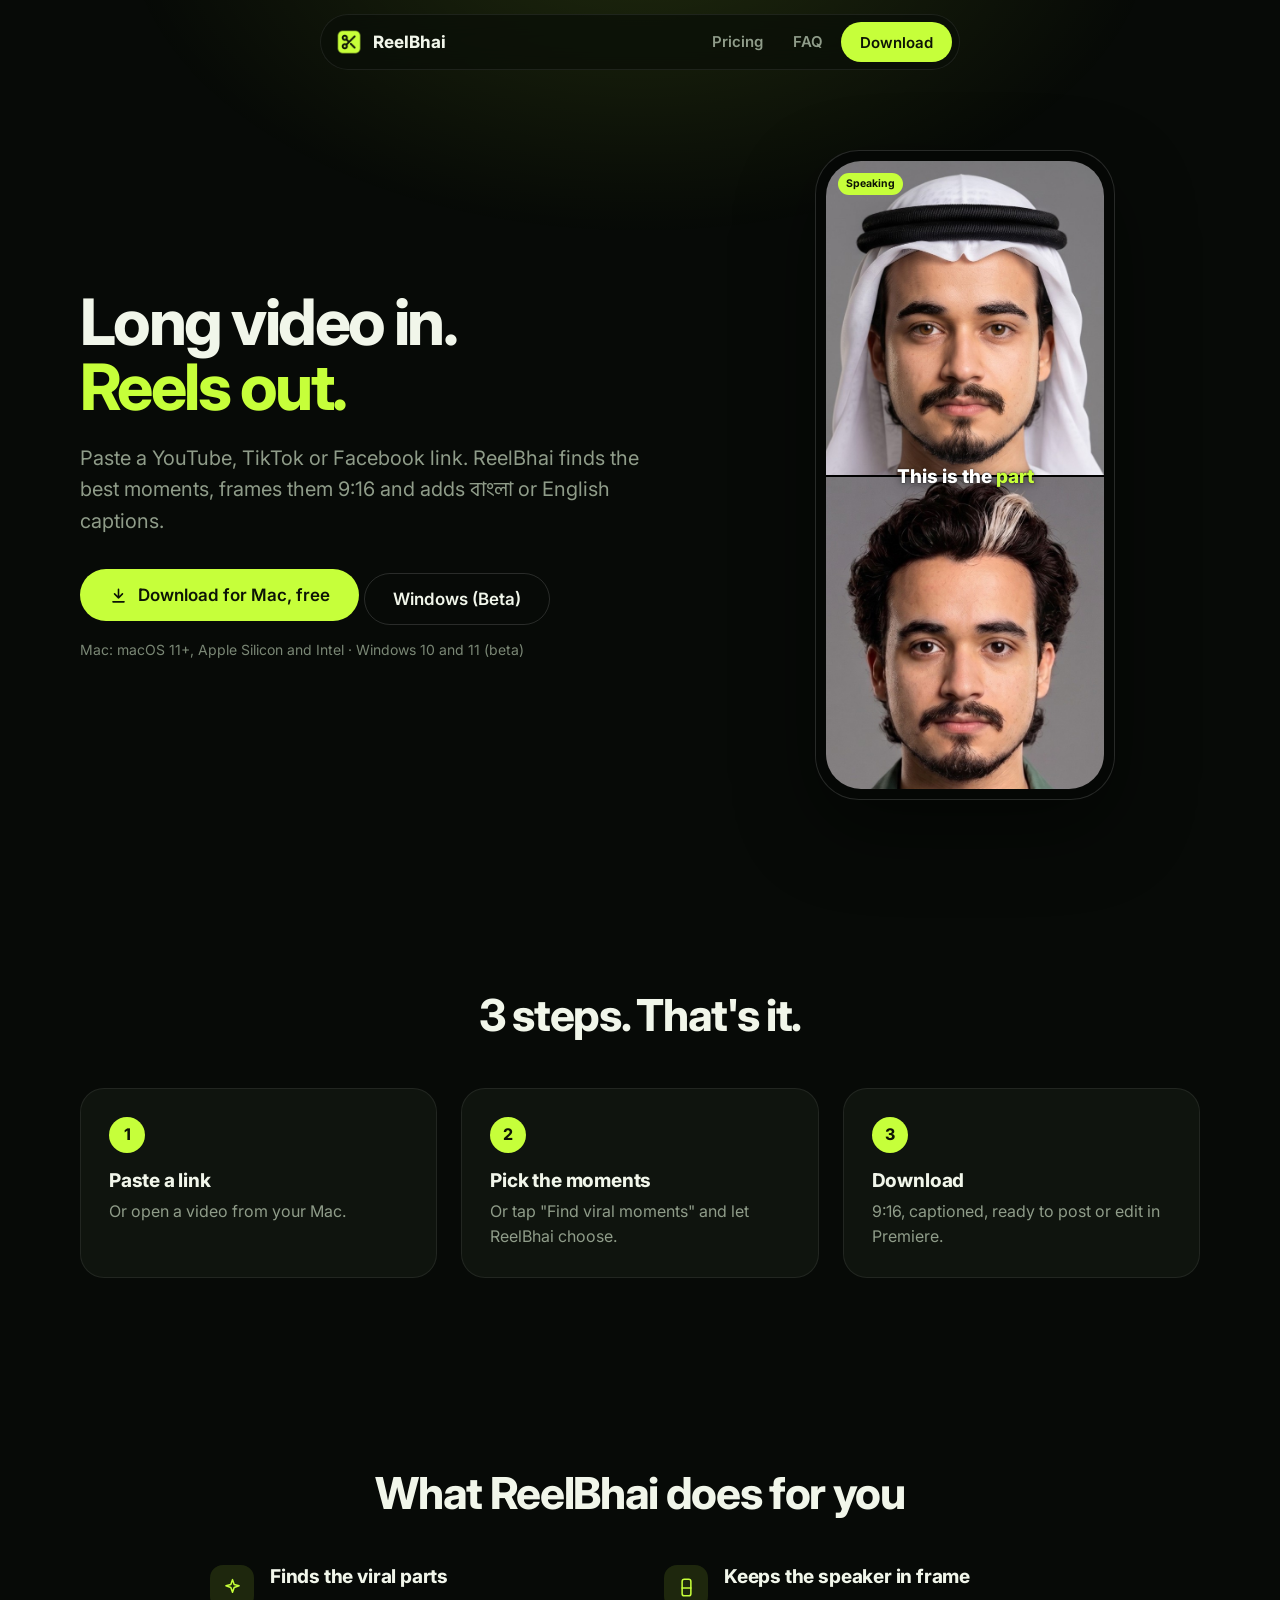
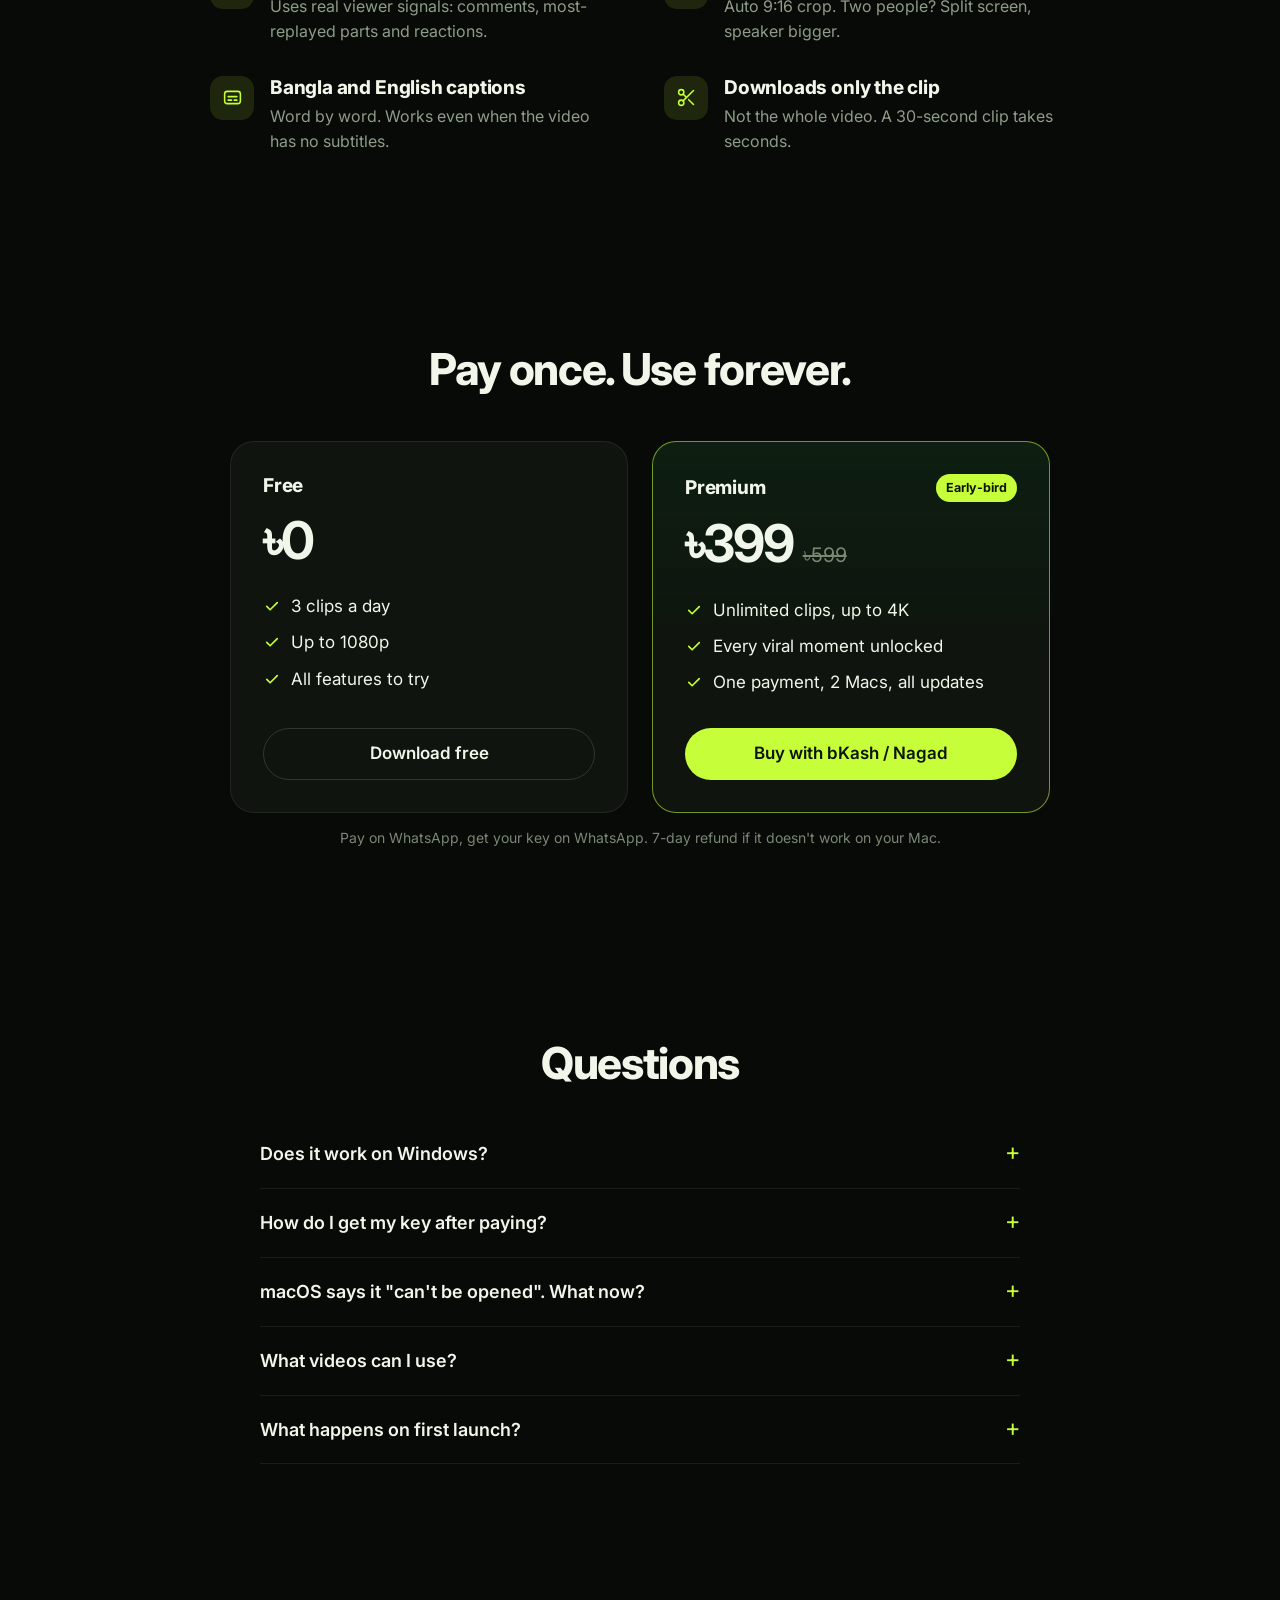
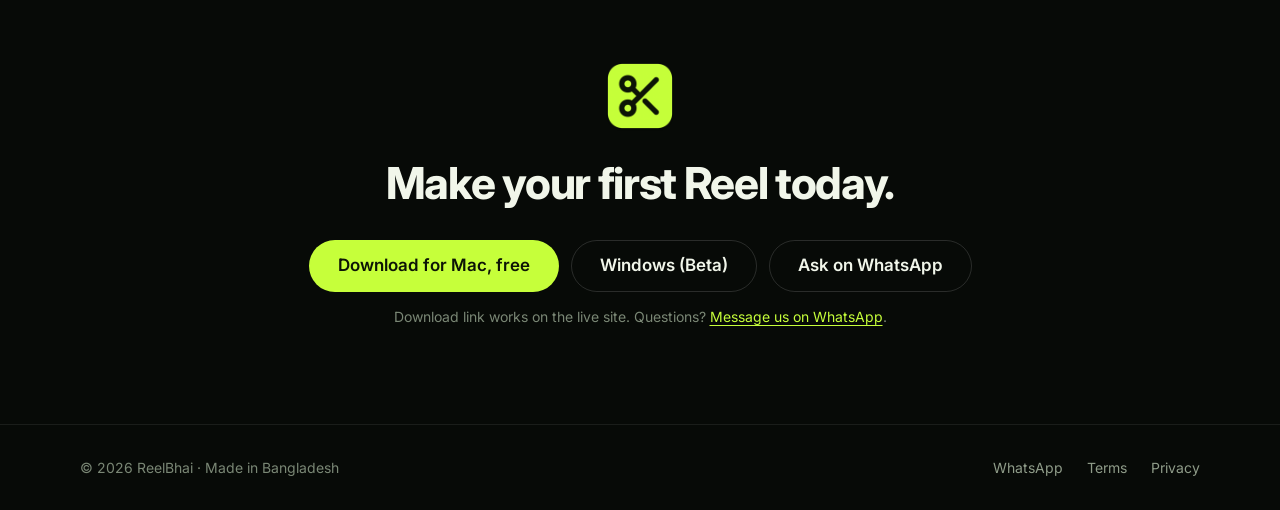
<file: index.html>
<!doctype html>
<html lang="en">
<head>
<meta charset="utf-8">
<meta name="viewport" content="width=device-width, initial-scale=1">
<title>ReelBhai: turn any video into Reels</title>
<meta name="description" content="Paste a link or open a video. ReelBhai finds the best moments, frames them 9:16 around the speaker and adds English or Bangla captions. Mac app, free to start.">
<meta name="theme-color" content="#070a07">
<meta property="og:title" content="ReelBhai: turn any video into Reels">
<meta property="og:description" content="Best moments, 9:16 framing and Bangla captions, automatically. Mac app, free to start.">
<meta property="og:url" content="https://shantovibeeditor.github.io/reelgrab/">
<meta property="og:type" content="website">
<meta property="og:image" content="https://shantovibeeditor.github.io/reelgrab/assets/og.jpg?v=2">
<meta property="og:image:width" content="1200">
<meta property="og:image:height" content="630">
<meta name="twitter:card" content="summary_large_image">
<link rel="icon" href="assets/favicon.png">
<link rel="preconnect" href="https://fonts.googleapis.com">
<link rel="preconnect" href="https://fonts.gstatic.com" crossorigin>
<link href="https://fonts.googleapis.com/css2?family=Inter:wght@400;600;700;800&family=Hind+Siliguri:wght@500;700&display=swap" rel="stylesheet">
<link rel="stylesheet" href="tokens.css">
<style>
  * { box-sizing: border-box; }
  html { scroll-behavior: smooth; scroll-padding-top: 88px; }
  body { margin: 0; background: var(--bg); color: var(--text); font: 400 var(--fs-body)/1.55 var(--font);
    -webkit-font-smoothing: antialiased; }
  body::before { content: ""; position: fixed; inset: 0 0 auto; height: 640px; pointer-events: none; z-index: -1;
    background: radial-gradient(800px 480px at 50% -12%, rgba(198,255,58,.13), transparent 65%); }
  img { display: block; max-width: 100%; }
  a { color: var(--lime); text-underline-offset: 3px; }
  :focus-visible { outline: none; box-shadow: var(--ring); border-radius: var(--r-sm); }
  .bn { font-family: var(--font-bn); }
  .wrap { width: min(var(--width), 100% - 2 * var(--gutter)); margin-inline: auto; }
  .narrow { width: min(760px, 100% - 2 * var(--gutter)); margin-inline: auto; }
  section { padding-block: clamp(56px, 8vw, 96px); }
  h1, h2, h3 { margin: 0; font-weight: 750; letter-spacing: -.03em; }
  h1 { font-size: var(--fs-display); line-height: 1.02; letter-spacing: -.04em; }
  h2 { font-size: var(--fs-h2); line-height: 1.08; text-align: center; }
  h3 { font-size: 19px; line-height: 1.3; letter-spacing: -.01em; }
  .lime { color: var(--lime); }
  .muted { color: var(--muted); }
  .center { text-align: center; }

  /* buttons */
  .btn { display: inline-flex; align-items: center; justify-content: center; gap: 10px; min-height: 52px; padding: 0 28px;
    border-radius: var(--r-pill); font: 600 17px/1 var(--font); text-decoration: none; cursor: pointer; border: 1px solid transparent;
    transition: background .2s, transform .15s; white-space: nowrap; }
  .btn svg { width: 19px; height: 19px; flex: none; }
  .btn-primary { background: var(--lime); color: var(--lime-ink); }
  .btn-primary:hover { background: var(--lime-hover); transform: translateY(-1px); }
  .btn-secondary { color: var(--text); border-color: var(--line-2); }
  .btn-secondary:hover { background: var(--surface-2); }
  .fine { font-size: var(--fs-small); color: var(--dim); margin: 14px 0 0; }

  /* nav */
  .nav { position: fixed; top: 14px; left: 50%; transform: translateX(-50%); z-index: 50; width: min(640px, 100% - 2 * var(--gutter));
    display: flex; align-items: center; gap: 6px; padding: 7px 7px 7px 14px; border-radius: var(--r-pill);
    background: rgba(10, 14, 9, .72); border: 1px solid var(--line);
    backdrop-filter: blur(18px) saturate(140%); -webkit-backdrop-filter: blur(18px) saturate(140%); }
  .brand { display: inline-flex; align-items: center; gap: 10px; font-weight: 750; color: var(--text); text-decoration: none; margin-right: auto; }
  .brand img { width: 28px; height: 28px; }
  .nav .link { color: var(--muted); text-decoration: none; font-size: 15px; font-weight: 600; padding: 8px 12px; border-radius: var(--r-pill); }
  .nav .link:hover { color: var(--text); background: var(--surface-2); }
  .nav .btn { min-height: 40px; padding: 0 18px; font-size: 15px; }

  /* hero */
  .hero { padding-top: 150px; }
  .hero-grid { display: grid; grid-template-columns: minmax(0, 1.25fr) minmax(0, 1fr); gap: var(--s-8); align-items: center; }
  .lead { font-size: var(--fs-lead); color: var(--muted); max-width: 30em; margin: var(--s-5) 0 var(--s-6); }

  .phone { width: 300px; margin-inline: auto; aspect-ratio: 9 / 19.5; border-radius: 44px; padding: 10px;
    background: #050705; border: 1px solid var(--line-2); box-shadow: var(--shadow-hero); }
  .screen { position: relative; height: 100%; border-radius: 35px; overflow: hidden; background: #000; display: flex; flex-direction: column; }
  .panel { position: relative; background-repeat: no-repeat; background-size: cover; background-position: center 8%;
    transition: flex-basis .45s cubic-bezier(.3,.8,.3,1); }
  .panel.a { flex: 0 0 50%; background-image: url(assets/speaker-1.jpg); }
  .panel.b { flex: 0 0 50%; background-image: url(assets/speaker-2.jpg); border-top: 2px solid #000; }
  .cap { position: absolute; left: 0; right: 0; top: calc(50% - 13px); text-align: center; font-weight: 800; font-size: 19px; color: #fff;
    white-space: nowrap; text-shadow: 0 2px 10px rgba(0,0,0,.6), 0 0 2px rgba(0,0,0,.8); transition: top .45s cubic-bezier(.3,.8,.3,1); }
  .cap .w { opacity: 0; transition: opacity .16s; }
  .cap .w.on { opacity: 1; }
  .cap .w.now { color: var(--lime); }
  .speaking { position: absolute; left: 12px; top: 12px; font-size: 10.5px; font-weight: 700; color: var(--lime-ink);
    background: var(--lime); padding: 3px 8px; border-radius: var(--r-pill); }

  /* steps */
  .steps { list-style: none; padding: 0; margin: var(--s-7) 0 0; display: grid; grid-template-columns: repeat(3, minmax(0, 1fr)); gap: var(--s-5); }
  .steps li { background: var(--surface); border: 1px solid var(--line); border-radius: var(--r-lg); padding: 28px; }
  .num { width: 36px; height: 36px; border-radius: 50%; display: grid; place-items: center; font-weight: 750; font-size: 16px;
    background: var(--lime); color: var(--lime-ink); margin-bottom: var(--s-4); }
  .steps p { color: var(--muted); margin: 6px 0 0; font-size: 16px; }

  /* what you get */
  .gets { list-style: none; padding: 0; margin: var(--s-7) auto 0; display: grid; grid-template-columns: repeat(2, minmax(0, 1fr)); gap: var(--s-6) var(--s-7); max-width: 860px; }
  .gets li { display: flex; gap: 16px; align-items: flex-start; }
  .gets .ic { width: 44px; height: 44px; border-radius: 13px; display: grid; place-items: center; flex: none; background: var(--lime-soft); color: var(--lime); }
  .gets svg { width: 21px; height: 21px; }
  .gets p { color: var(--muted); margin: 4px 0 0; font-size: 16px; }

  /* pricing */
  .plans { display: grid; grid-template-columns: repeat(2, minmax(0, 1fr)); gap: var(--s-5); margin: var(--s-7) auto 0; max-width: 820px; }
  .plan { background: var(--surface); border: 1px solid var(--line); border-radius: var(--r-lg); padding: 32px; display: flex; flex-direction: column; }
  .plan.pro { border-color: rgba(198,255,58,.55); background: linear-gradient(180deg, rgba(20,48,26,.55), var(--surface) 60%); }
  .plan-top { display: flex; justify-content: space-between; align-items: center; gap: 12px; }
  .badge { font-size: var(--fs-caption); font-weight: 700; color: var(--lime-ink); background: var(--lime); padding: 4px 10px; border-radius: var(--r-pill); }
  .price { display: flex; align-items: baseline; gap: 10px; margin: var(--s-4) 0 2px; }
  .price b { font-size: 52px; letter-spacing: -.04em; line-height: 1; }
  .price s { color: var(--dim); font-size: 20px; }
  .plan ul { list-style: none; padding: 0; margin: var(--s-5) 0 var(--s-6); display: grid; gap: 10px; }
  .plan li { display: flex; gap: 10px; }
  .plan li svg { width: 18px; height: 18px; color: var(--lime); flex: none; margin-top: 4px; }
  .plan .btn { margin-top: auto; }

  /* faq */
  .faq { margin-top: var(--s-6); }
  details { border-bottom: 1px solid var(--line); }
  summary { list-style: none; cursor: pointer; padding: 20px 0; font-weight: 600; font-size: 18px; display: flex; justify-content: space-between; gap: 16px; }
  summary::-webkit-details-marker { display: none; }
  summary::after { content: "+"; color: var(--lime); font-weight: 400; font-size: 24px; line-height: 1; transition: transform .2s; }
  details[open] summary::after { transform: rotate(45deg); }
  details p { margin: 0 0 20px; color: var(--muted); }
  code { font-size: .9em; background: var(--surface-2); padding: 2px 6px; border-radius: 6px; color: var(--text); }

  /* final + footer */
  .final img { width: 80px; height: 80px; margin: 0 auto var(--s-5); }
  .ctas { display: flex; flex-wrap: wrap; gap: var(--s-3); justify-content: center; margin-top: var(--s-6); }
  footer { border-top: 1px solid var(--line); padding-block: var(--s-6); font-size: var(--fs-small); color: var(--dim); }
  .foot { display: flex; justify-content: space-between; gap: var(--s-5); flex-wrap: wrap; align-items: center; }
  .foot nav { display: flex; gap: var(--s-5); flex-wrap: wrap; }
  footer a { color: var(--muted); text-decoration: none; }
  footer a:hover { color: var(--text); text-decoration: underline; }

  @media (max-width: 900px) {
    .hero-grid { grid-template-columns: 1fr; text-align: center; }
    .lead { margin-inline: auto; }
    .steps { grid-template-columns: 1fr; }
  }
  @media (max-width: 640px) {
    .nav .link { display: none; }
    .hero { padding-top: 112px; }
    .phone { width: 270px; }
    .gets, .plans { grid-template-columns: 1fr; }
    .hero .btn, .ctas .btn { width: 100%; }
    .hero .btn + .btn { margin-top: 10px; }
    .plan { padding: 26px; }
  }
  @media (prefers-reduced-motion: reduce) {
    *, *::before, *::after { transition: none !important; scroll-behavior: auto !important; }
  }
</style>
</head>
<body>

<header class="nav" aria-label="Main">
  <a class="brand" href="#top"><img src="assets/logo.png" alt="" width="28" height="28">ReelBhai</a>
  <a class="link" href="#pricing">Pricing</a>
  <a class="link" href="#faq">FAQ</a>
  <a class="btn btn-primary" href="#download" data-link="dmg">Download</a>
</header>

<main>
  <!-- HERO -->
  <section class="hero" id="top">
    <div class="wrap hero-grid">
      <div>
        <h1>Long video in.<br><span class="lime">Reels out.</span></h1>
        <p class="lead">Paste a YouTube, TikTok or Facebook link. ReelBhai finds the best moments, frames them 9:16 and adds <span class="bn" lang="bn">বাংলা</span> or English captions.</p>
        <a class="btn btn-primary" href="#download" data-link="dmg">
          <svg viewBox="0 0 24 24" fill="none" stroke="currentColor" stroke-width="2" stroke-linecap="round" stroke-linejoin="round" aria-hidden="true"><path d="M12 4v11M7 10l5 5 5-5M5 20h14"/></svg>
          Download for Mac, free
        </a>
        <a class="btn btn-secondary" href="#download" data-link="win">Windows (Beta)</a>
        <p class="fine">Mac: macOS 11+, Apple Silicon and Intel · Windows 10 and 11 (beta)</p>
      </div>
      <div class="phone" role="img" aria-label="A 9:16 Reel made by ReelBhai: two people split screen, with word-by-word captions">
        <div class="screen" id="heroScreen">
          <div class="panel a"><span class="speaking">Speaking</span></div>
          <div class="panel b"></div>
          <div class="cap" id="heroCap"></div>
        </div>
      </div>
    </div>
  </section>

  <!-- HOW IT WORKS -->
  <section aria-labelledby="how-h">
    <div class="wrap">
      <h2 id="how-h">3 steps. That's it.</h2>
      <ol class="steps">
        <li><div class="num">1</div><h3>Paste a link</h3><p>Or open a video from your Mac.</p></li>
        <li><div class="num">2</div><h3>Pick the moments</h3><p>Or tap "Find viral moments" and let ReelBhai choose.</p></li>
        <li><div class="num">3</div><h3>Download</h3><p>9:16, captioned, ready to post or edit in Premiere.</p></li>
      </ol>
    </div>
  </section>

  <!-- WHAT YOU GET -->
  <section aria-labelledby="get-h">
    <div class="wrap">
      <h2 id="get-h">What ReelBhai does for you</h2>
      <ul class="gets">
        <li><span class="ic"><svg viewBox="0 0 24 24" fill="none" stroke="currentColor" stroke-width="1.75" stroke-linecap="round" stroke-linejoin="round" aria-hidden="true"><path d="M12 3l1.9 5.6L19.5 10l-5.6 1.9L12 17.5l-1.9-5.6L4.5 10l5.6-1.4z"/></svg></span>
          <div><h3>Finds the viral parts</h3><p>Uses real viewer signals: comments, most-replayed parts and reactions.</p></div></li>
        <li><span class="ic"><svg viewBox="0 0 24 24" fill="none" stroke="currentColor" stroke-width="1.75" stroke-linecap="round" stroke-linejoin="round" aria-hidden="true"><rect x="7" y="2.5" width="10" height="19" rx="2.5"/><path d="M7 12.5h10"/></svg></span>
          <div><h3>Keeps the speaker in frame</h3><p>Auto 9:16 crop. Two people? Split screen, speaker bigger.</p></div></li>
        <li><span class="ic"><svg viewBox="0 0 24 24" fill="none" stroke="currentColor" stroke-width="1.75" stroke-linecap="round" stroke-linejoin="round" aria-hidden="true"><rect x="3" y="5" width="18" height="14" rx="3"/><path d="M7 15h4M14 15h3M7 11h10"/></svg></span>
          <div><h3>Bangla and English captions</h3><p>Word by word. Works even when the video has no subtitles.</p></div></li>
        <li><span class="ic"><svg viewBox="0 0 24 24" fill="none" stroke="currentColor" stroke-width="1.75" stroke-linecap="round" stroke-linejoin="round" aria-hidden="true"><circle cx="6" cy="6" r="3"/><circle cx="6" cy="18" r="3"/><path d="M20 4 8.12 15.88M14.47 14.48 20 20M8.12 8.12 12 12"/></svg></span>
          <div><h3>Downloads only the clip</h3><p>Not the whole video. A 30-second clip takes seconds.</p></div></li>
      </ul>
    </div>
  </section>

  <!-- PRICING -->
  <section id="pricing" aria-labelledby="price-h">
    <div class="wrap">
      <h2 id="price-h">Pay once. Use forever.</h2>
      <div class="plans">
        <div class="plan">
          <h3>Free</h3>
          <div class="price"><b>৳0</b></div>
          <ul>
            <li><svg viewBox="0 0 24 24" fill="none" stroke="currentColor" stroke-width="2.2" stroke-linecap="round" stroke-linejoin="round" aria-hidden="true"><path d="M5 12.5l4.5 4.5L19 7.5"/></svg>3 clips a day</li>
            <li><svg viewBox="0 0 24 24" fill="none" stroke="currentColor" stroke-width="2.2" stroke-linecap="round" stroke-linejoin="round" aria-hidden="true"><path d="M5 12.5l4.5 4.5L19 7.5"/></svg>Up to 1080p</li>
            <li><svg viewBox="0 0 24 24" fill="none" stroke="currentColor" stroke-width="2.2" stroke-linecap="round" stroke-linejoin="round" aria-hidden="true"><path d="M5 12.5l4.5 4.5L19 7.5"/></svg>All features to try</li>
          </ul>
          <a class="btn btn-secondary" href="#download" data-link="dmg">Download free</a>
        </div>
        <div class="plan pro">
          <div class="plan-top"><h3>Premium</h3><span class="badge">Early-bird</span></div>
          <div class="price"><b>৳399</b><s>৳599</s></div>
          <ul>
            <li><svg viewBox="0 0 24 24" fill="none" stroke="currentColor" stroke-width="2.2" stroke-linecap="round" stroke-linejoin="round" aria-hidden="true"><path d="M5 12.5l4.5 4.5L19 7.5"/></svg>Unlimited clips, up to 4K</li>
            <li><svg viewBox="0 0 24 24" fill="none" stroke="currentColor" stroke-width="2.2" stroke-linecap="round" stroke-linejoin="round" aria-hidden="true"><path d="M5 12.5l4.5 4.5L19 7.5"/></svg>Every viral moment unlocked</li>
            <li><svg viewBox="0 0 24 24" fill="none" stroke="currentColor" stroke-width="2.2" stroke-linecap="round" stroke-linejoin="round" aria-hidden="true"><path d="M5 12.5l4.5 4.5L19 7.5"/></svg>One payment, 2 Macs, all updates</li>
          </ul>
          <a class="btn btn-primary" data-link="bkash" href="#" target="_blank" rel="noopener">Buy with bKash / Nagad</a>
        </div>
      </div>
      <p class="fine center">Pay on WhatsApp, get your key on WhatsApp. 7-day refund if it doesn't work on your Mac.</p>
    </div>
  </section>

  <!-- FAQ -->
  <section id="faq" aria-labelledby="faq-h">
    <div class="narrow">
      <h2 id="faq-h">Questions</h2>
      <div class="faq">
        <details><summary>Does it work on Windows?</summary><p>Yes, in beta: Windows 10 and 11 (64-bit). Download <b>ReelBhai-Setup.exe</b> and double-click it. If Windows says "Windows protected your PC", click <b>More info</b>, then <b>Run anyway</b> (you only see this once). If YouTube asks "are you a bot?", install Firefox, sign in to YouTube there and try again. The same Premium key works on Mac and Windows.</p></details>
        <details><summary>How do I get my key after paying?</summary><p>Send your bKash or Nagad transaction ID on WhatsApp. We send the key back. In ReelBhai, click Upgrade, then Activate, and paste it.</p></details>
        <details><summary>macOS says it "can't be opened". What now?</summary><p>Open System Settings, then Privacy &amp; Security, scroll down and click Open Anyway. If it says "damaged", open Terminal, paste <code>xattr -cr /Applications/ReelBhai.app</code> and press Enter.</p></details>
        <details><summary>What videos can I use?</summary><p>YouTube, TikTok and public Facebook links, or video files on your Mac. Use videos you have the right to use: your own, your clients', or ones you have permission to repost.</p></details>
        <details><summary>What happens on first launch?</summary><p>ReelBhai downloads its video tools once (about 330 MB). After that it's ready.</p></details>
      </div>
    </div>
  </section>

  <!-- FINAL CTA -->
  <section class="final center" id="download" aria-labelledby="dl-h">
    <div class="wrap">
      <img src="assets/logo-360.png" alt="" width="80" height="80">
      <h2 id="dl-h">Make your first Reel today.</h2>
      <div class="ctas">
        <a class="btn btn-primary" href="#download" data-link="dmg">Download for Mac, free</a>
        <a class="btn btn-secondary" href="#download" data-link="win">Windows (Beta)</a>
        <a class="btn btn-secondary" href="#" data-link="whatsapp" target="_blank" rel="noopener">Ask on WhatsApp</a>
      </div>
      <p class="fine" id="dlNote"></p>
    </div>
  </section>
</main>

<footer>
  <div class="wrap foot">
    <span>© 2026 ReelBhai · Made in Bangladesh</span>
    <nav aria-label="Footer">
      <a href="#" data-link="whatsapp" target="_blank" rel="noopener">WhatsApp</a>
      <a href="terms.html">Terms</a>
      <a href="privacy.html">Privacy</a>
    </nav>
  </div>
</footer>

<script>
  // On GitHub Pages (name.github.io/repo) the DMG is the latest GitHub release of the same repo
  const GH = location.hostname.endsWith(".github.io")
    ? { user: location.hostname.split(".")[0], repo: location.pathname.split("/")[1] || location.hostname } : null;
  const LINKS = {
    dmg: GH ? `https://github.com/${GH.user}/${GH.repo}/releases/latest/download/ReelBhai.dmg` : "",
    win: GH ? `https://github.com/${GH.user}/${GH.repo}/releases/latest/download/ReelBhai-Setup.exe` : "",
    whatsapp: "8801723042590",
  };
  const wa = (text) => `https://wa.me/${LINKS.whatsapp}?text=${encodeURIComponent(text)}`;
  document.querySelectorAll('[data-link="bkash"]').forEach((a) => {
    a.href = wa("Hi! I want ReelBhai Premium (৳399). I'll pay with bKash / Nagad.");
  });
  document.querySelectorAll('[data-link="whatsapp"]').forEach((a) => { a.href = wa("Hi! I have a question about ReelBhai."); });
  document.querySelectorAll('[data-link="dmg"]').forEach((a) => {
    if (LINKS.dmg) { a.href = LINKS.dmg; a.setAttribute("download", ""); }
  });
  document.querySelectorAll('[data-link="win"]').forEach((a) => {
    if (LINKS.win) { a.href = LINKS.win; a.setAttribute("download", ""); }
  });
  // Windows visitors: the main buttons download the Windows installer instead
  if (/Windows/i.test(navigator.userAgent) && LINKS.win) {
    document.querySelectorAll('[data-link="dmg"]').forEach((a) => {
      a.href = LINKS.win;
      a.lastChild.textContent = a.lastChild.textContent.replace("for Mac", "for Windows (Beta)");
    });
    document.querySelectorAll('[data-link="win"]').forEach((a) => {
      a.href = LINKS.dmg; a.textContent = "Mac version";
    });
  }
  if (!LINKS.dmg) {
    document.getElementById("dlNote").innerHTML = 'Download link works on the live site. Questions? <a href="' +
      wa("Hi! I have a question about ReelBhai.") + '" target="_blank" rel="noopener">Message us on WhatsApp</a>.';
  }

  // Hero phone: captions appear word by word; the "Speaking" tag switches person every two lines
  const screen = document.getElementById("heroScreen");
  const cap = document.getElementById("heroCap");
  const LINES = ["This is the part", "everyone rewatches", "so we clipped it."];
  const reduce = matchMedia("(prefers-reduced-motion: reduce)").matches;
  let li = 0, wi = 0;
  function render() {
    const words = LINES[li % LINES.length].split(" ");
    cap.innerHTML = words.map((w, i) => `<span class="w${i < wi ? " on" : ""}${i === wi - 1 ? " now" : ""}">${w}</span>`).join(" ");
  }
  function tick() {
    const words = LINES[li % LINES.length].split(" ");
    if (wi < words.length) { wi++; render(); setTimeout(tick, 330); return; }
    setTimeout(() => {
      li++; wi = 0;
      const swap = Math.floor(li / 2) % 2 === 1;
      screen.classList.toggle("swap", swap);
      screen.querySelector(swap ? ".panel.b" : ".panel.a").appendChild(screen.querySelector(".speaking"));
      render(); tick();
    }, 1100);
  }
  if (reduce) { wi = 99; render(); } else { render(); tick(); }
</script>
</body>
</html>
</file>
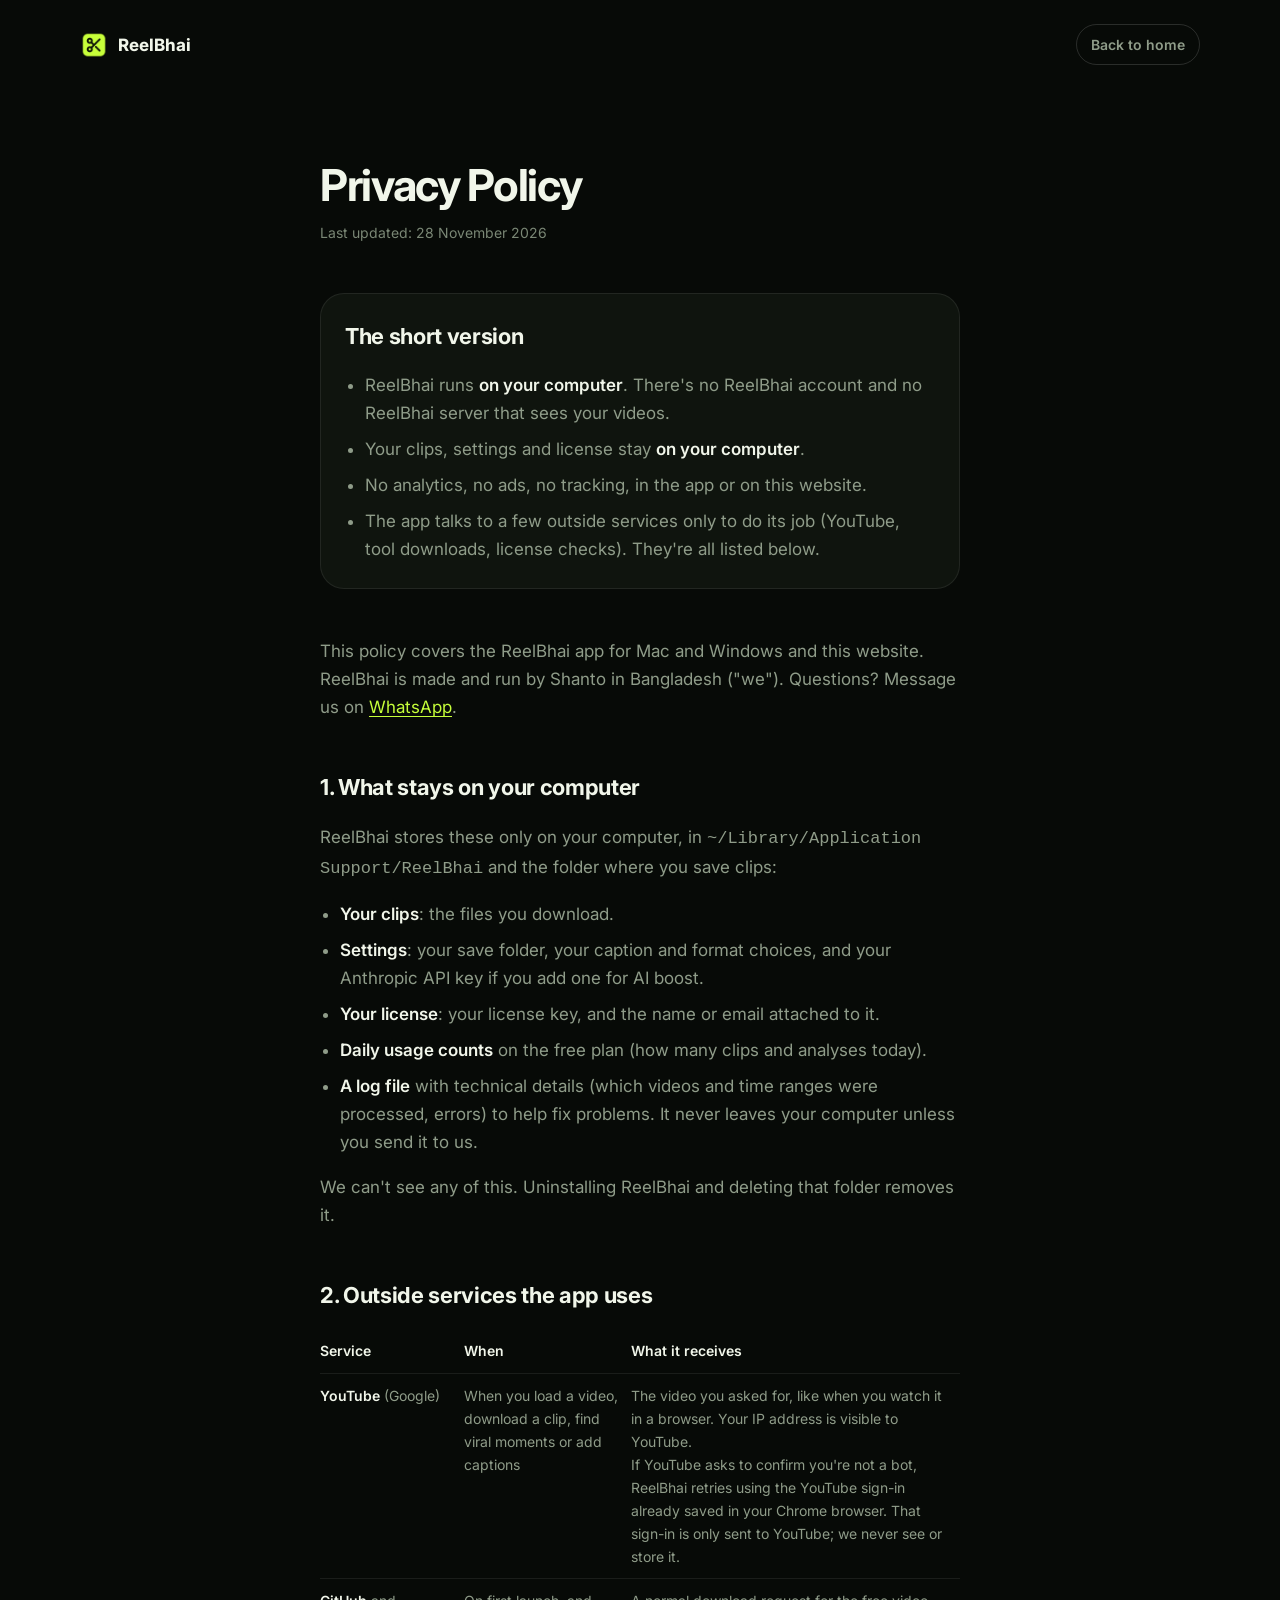
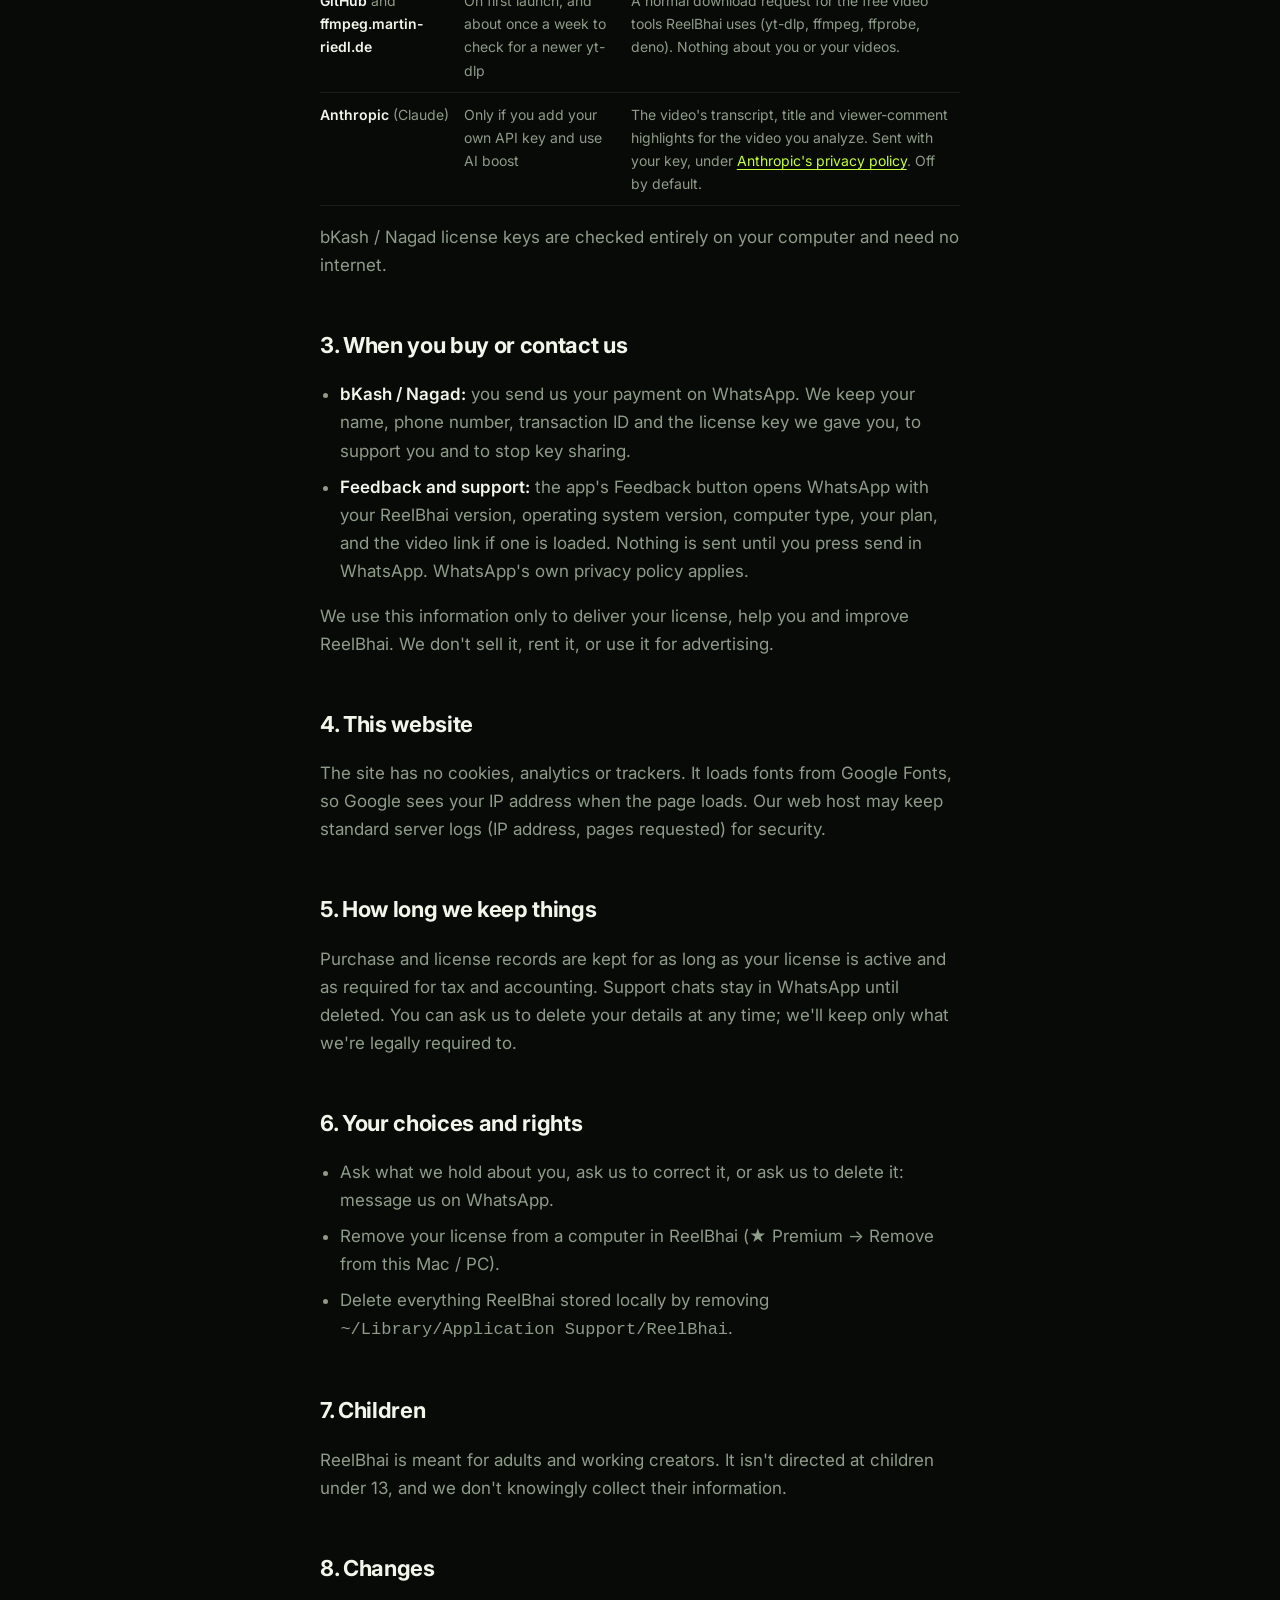
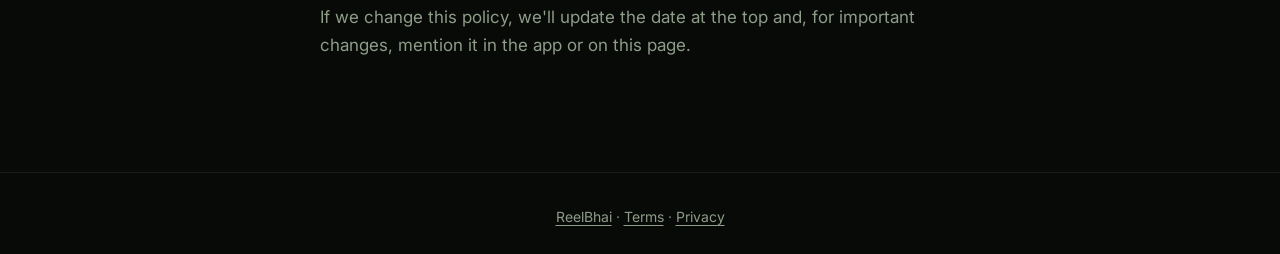
<file: privacy.html>
<!doctype html>
<html lang="en">
<head>
<meta charset="utf-8">
<meta name="viewport" content="width=device-width, initial-scale=1">
<title>Privacy Policy · ReelBhai</title>
<meta name="description" content="What ReelBhai does with your data: almost nothing. No accounts, no tracking. Your clips stay on your computer.">
<meta name="theme-color" content="#070a07">
<link rel="icon" href="assets/favicon.png">
<link rel="preconnect" href="https://fonts.googleapis.com">
<link rel="preconnect" href="https://fonts.gstatic.com" crossorigin>
<link href="https://fonts.googleapis.com/css2?family=Inter:wght@400;600;700&display=swap" rel="stylesheet">
<link rel="stylesheet" href="tokens.css">
<link rel="stylesheet" href="legal.css">
</head>
<body>
<header class="top">
  <a class="brand" href="index.html"><img src="assets/logo.png" alt="" width="28" height="28">ReelBhai</a>
  <a class="back" href="index.html">Back to home</a>
</header>

<main>
  <h1>Privacy Policy</h1>
  <p class="updated">Last updated: 28 November 2026</p>

  <section class="summary" aria-labelledby="short">
    <h2 id="short">The short version</h2>
    <ul>
      <li>ReelBhai runs <strong>on your computer</strong>. There's no ReelBhai account and no ReelBhai server that sees your videos.</li>
      <li>Your clips, settings and license stay <strong>on your computer</strong>.</li>
      <li>No analytics, no ads, no tracking, in the app or on this website.</li>
      <li>The app talks to a few outside services only to do its job (YouTube, tool downloads, license checks). They're all listed below.</li>
    </ul>
  </section>

  <p>This policy covers the ReelBhai app for Mac and Windows and this website. ReelBhai is made and run by Shanto in Bangladesh ("we"). Questions? Message us on <a href="https://wa.me/8801723042590">WhatsApp</a>.</p>

  <h2>1. What stays on your computer</h2>
  <p>ReelBhai stores these only on your computer, in <code>~/Library/Application Support/ReelBhai</code> and the folder where you save clips:</p>
  <ul>
    <li><strong>Your clips</strong>: the files you download.</li>
    <li><strong>Settings</strong>: your save folder, your caption and format choices, and your Anthropic API key if you add one for AI boost.</li>
    <li><strong>Your license</strong>: your license key, and the name or email attached to it.</li>
    <li><strong>Daily usage counts</strong> on the free plan (how many clips and analyses today).</li>
    <li><strong>A log file</strong> with technical details (which videos and time ranges were processed, errors) to help fix problems. It never leaves your computer unless you send it to us.</li>
  </ul>
  <p>We can't see any of this. Uninstalling ReelBhai and deleting that folder removes it.</p>

  <h2>2. Outside services the app uses</h2>
  <table>
    <thead><tr><th>Service</th><th>When</th><th>What it receives</th></tr></thead>
    <tbody>
      <tr><td><strong>YouTube</strong> (Google)</td><td data-label="When">When you load a video, download a clip, find viral moments or add captions</td>
        <td data-label="What it receives">The video you asked for, like when you watch it in a browser. Your IP address is visible to YouTube.
          <br>If YouTube asks to confirm you're not a bot, ReelBhai retries using the YouTube sign-in already saved in your Chrome browser. That sign-in is only sent to YouTube; we never see or store it.</td></tr>
      <tr><td><strong>GitHub</strong> and <strong>ffmpeg.martin-riedl.de</strong></td><td data-label="When">On first launch, and about once a week to check for a newer yt-dlp</td>
        <td data-label="What it receives">A normal download request for the free video tools ReelBhai uses (yt-dlp, ffmpeg, ffprobe, deno). Nothing about you or your videos.</td></tr>
      <tr><td><strong>Anthropic</strong> (Claude)</td><td data-label="When">Only if you add your own API key and use AI boost</td>
        <td data-label="What it receives">The video's transcript, title and viewer-comment highlights for the video you analyze. Sent with your key, under <a href="https://www.anthropic.com/legal/privacy" rel="noopener">Anthropic's privacy policy</a>. Off by default.</td></tr>
    </tbody>
  </table>
  <p>bKash / Nagad license keys are checked entirely on your computer and need no internet.</p>

  <h2>3. When you buy or contact us</h2>
  <ul>
    <li><strong>bKash / Nagad:</strong> you send us your payment on WhatsApp. We keep your name, phone number, transaction ID and the license key we gave you, to support you and to stop key sharing.</li>
    <li><strong>Feedback and support:</strong> the app's Feedback button opens WhatsApp with your ReelBhai version, operating system version, computer type, your plan, and the video link if one is loaded. Nothing is sent until you press send in WhatsApp. WhatsApp's own privacy policy applies.</li>
  </ul>
  <p>We use this information only to deliver your license, help you and improve ReelBhai. We don't sell it, rent it, or use it for advertising.</p>

  <h2>4. This website</h2>
  <p>The site has no cookies, analytics or trackers. It loads fonts from Google Fonts, so Google sees your IP address when the page loads. Our web host may keep standard server logs (IP address, pages requested) for security.</p>

  <h2>5. How long we keep things</h2>
  <p>Purchase and license records are kept for as long as your license is active and as required for tax and accounting. Support chats stay in WhatsApp until deleted. You can ask us to delete your details at any time; we'll keep only what we're legally required to.</p>

  <h2>6. Your choices and rights</h2>
  <ul>
    <li>Ask what we hold about you, ask us to correct it, or ask us to delete it: message us on WhatsApp.</li>
    <li>Remove your license from a computer in ReelBhai (★ Premium → Remove from this Mac / PC).</li>
    <li>Delete everything ReelBhai stored locally by removing <code>~/Library/Application Support/ReelBhai</code>.</li>
  </ul>

  <h2>7. Children</h2>
  <p>ReelBhai is meant for adults and working creators. It isn't directed at children under 13, and we don't knowingly collect their information.</p>

  <h2>8. Changes</h2>
  <p>If we change this policy, we'll update the date at the top and, for important changes, mention it in the app or on this page.</p>
</main>

<footer><a href="index.html">ReelBhai</a> · <a href="terms.html">Terms</a> · <a href="privacy.html" aria-current="page">Privacy</a></footer>
</body>
</html>
</file>
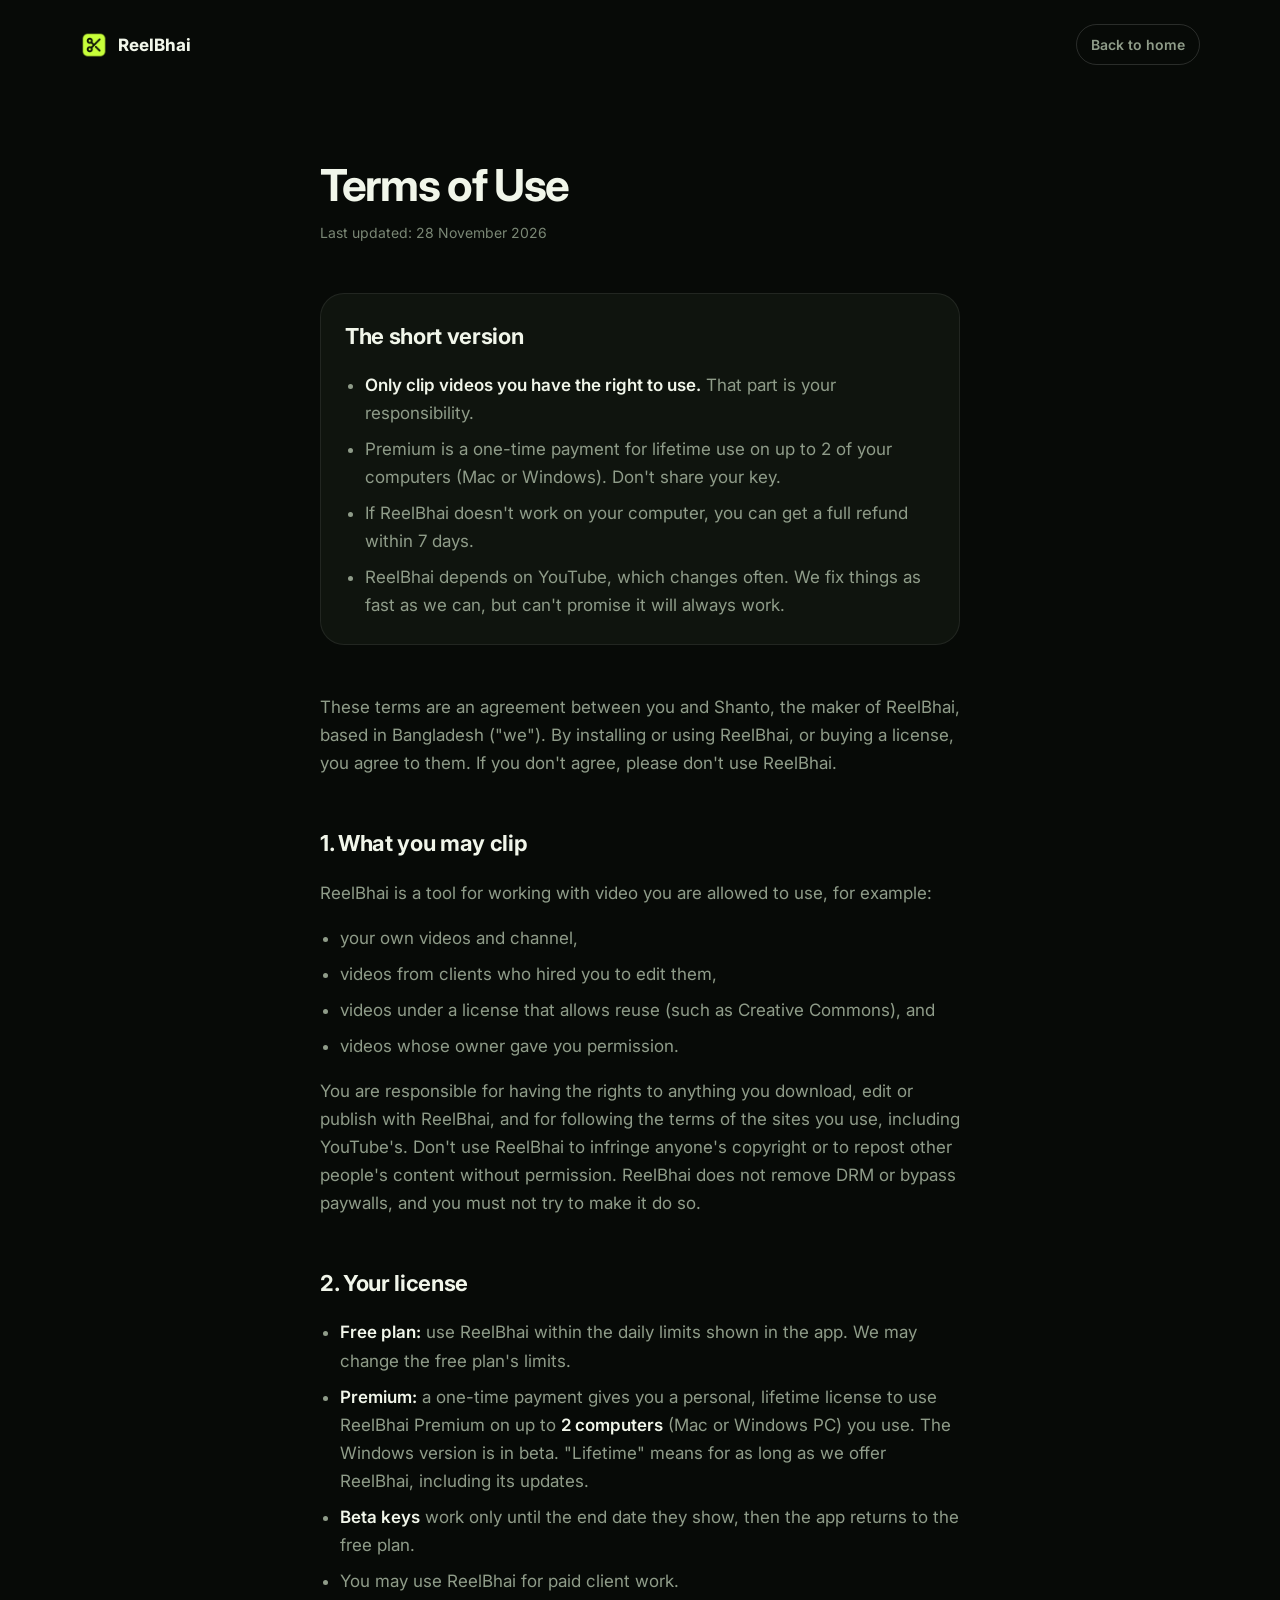
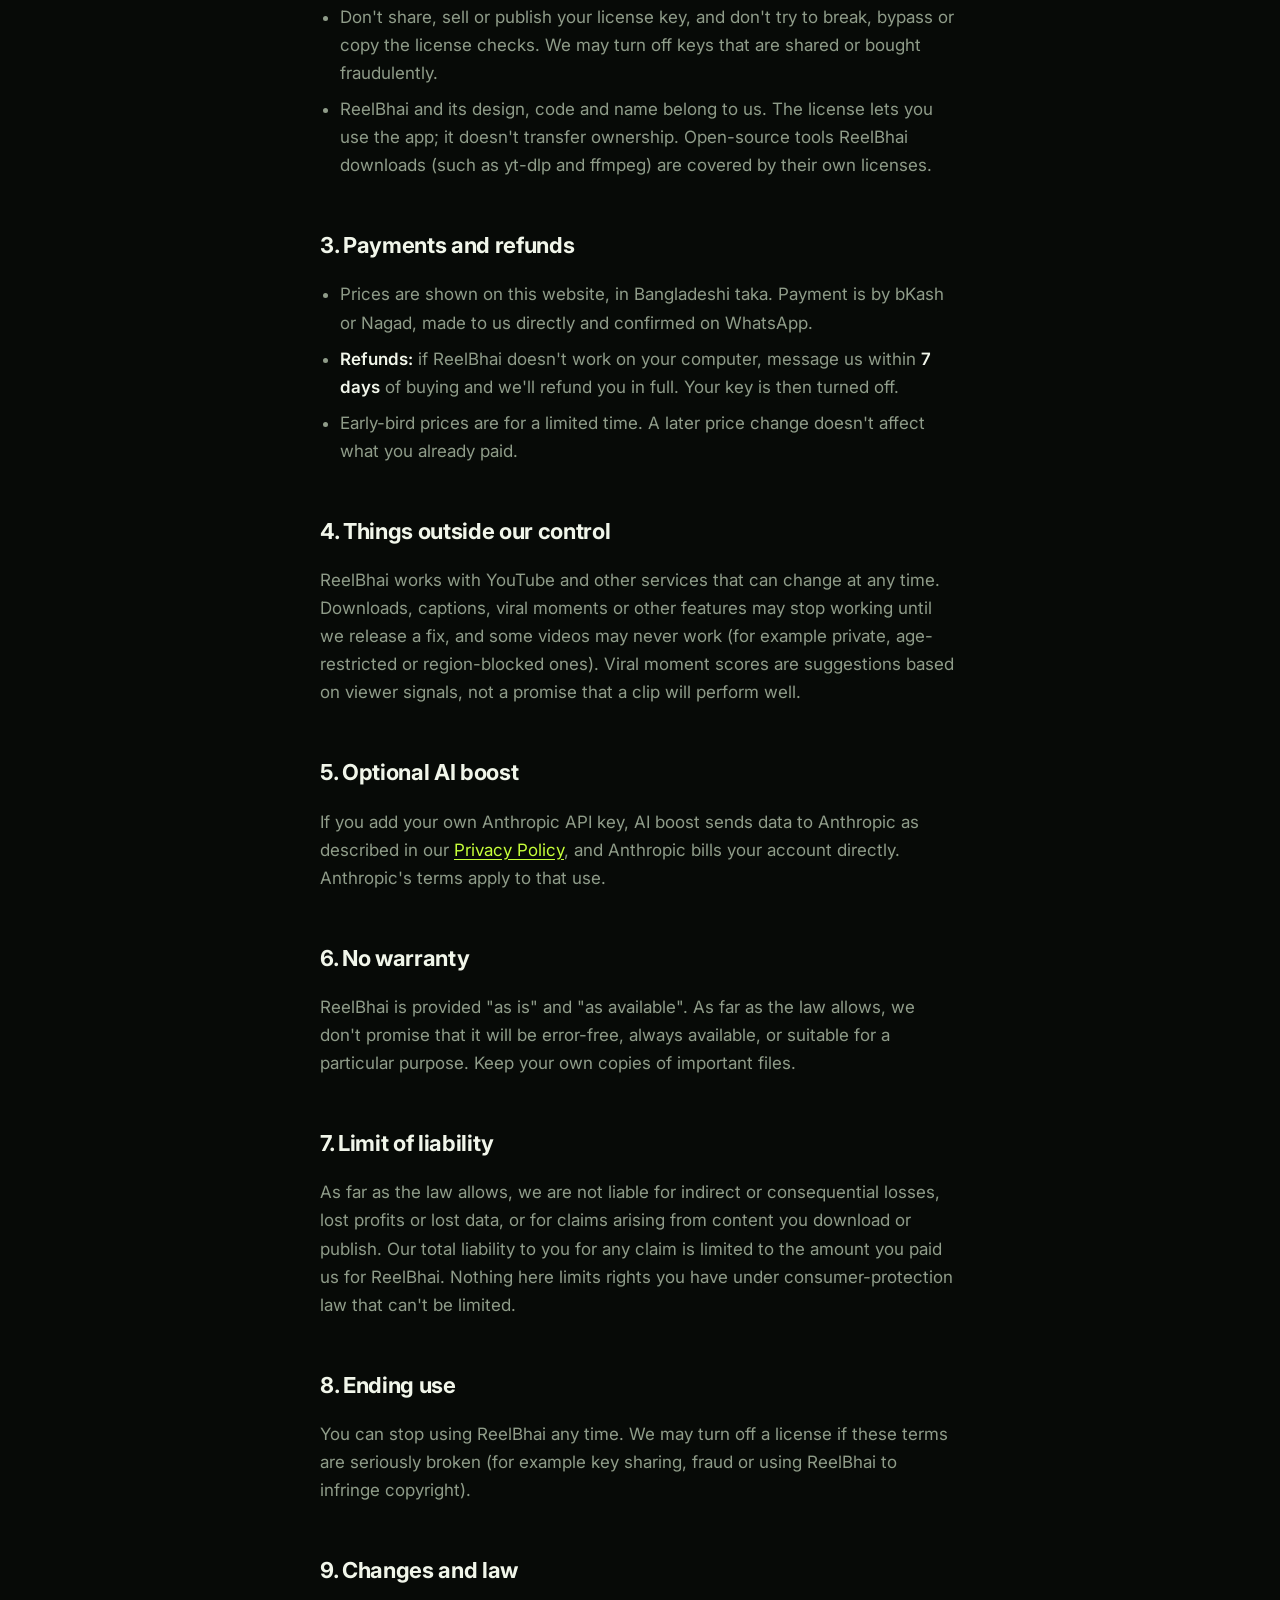
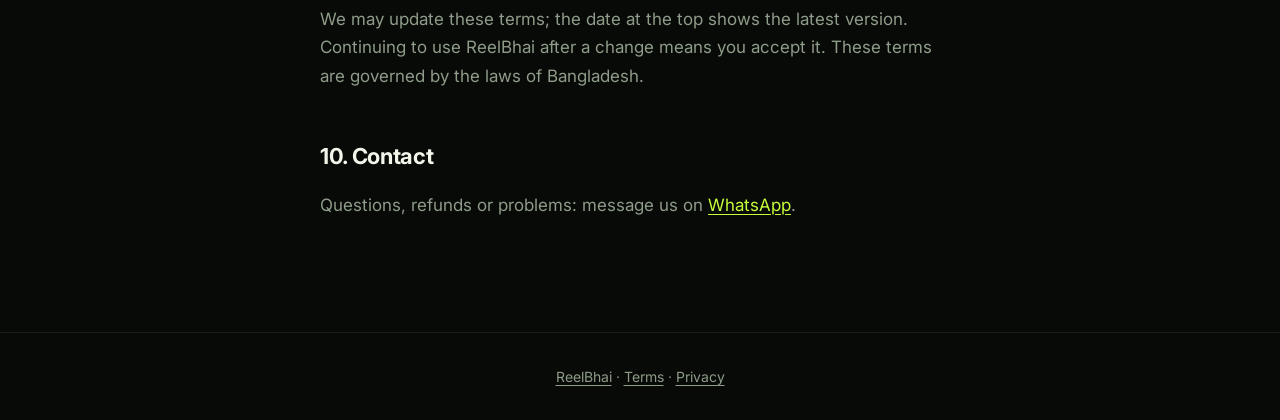
<file: terms.html>
<!doctype html>
<html lang="en">
<head>
<meta charset="utf-8">
<meta name="viewport" content="width=device-width, initial-scale=1">
<title>Terms of Use · ReelBhai</title>
<meta name="description" content="The terms for using ReelBhai: your license, what you may clip, refunds and the rules.">
<meta name="theme-color" content="#070a07">
<link rel="icon" href="assets/favicon.png">
<link rel="preconnect" href="https://fonts.googleapis.com">
<link rel="preconnect" href="https://fonts.gstatic.com" crossorigin>
<link href="https://fonts.googleapis.com/css2?family=Inter:wght@400;600;700&display=swap" rel="stylesheet">
<link rel="stylesheet" href="tokens.css">
<link rel="stylesheet" href="legal.css">
</head>
<body>
<header class="top">
  <a class="brand" href="index.html"><img src="assets/logo.png" alt="" width="28" height="28">ReelBhai</a>
  <a class="back" href="index.html">Back to home</a>
</header>

<main>
  <h1>Terms of Use</h1>
  <p class="updated">Last updated: 28 November 2026</p>

  <section class="summary" aria-labelledby="short">
    <h2 id="short">The short version</h2>
    <ul>
      <li><strong>Only clip videos you have the right to use.</strong> That part is your responsibility.</li>
      <li>Premium is a one-time payment for lifetime use on up to 2 of your computers (Mac or Windows). Don't share your key.</li>
      <li>If ReelBhai doesn't work on your computer, you can get a full refund within 7 days.</li>
      <li>ReelBhai depends on YouTube, which changes often. We fix things as fast as we can, but can't promise it will always work.</li>
    </ul>
  </section>

  <p>These terms are an agreement between you and Shanto, the maker of ReelBhai, based in Bangladesh ("we"). By installing or using ReelBhai, or buying a license, you agree to them. If you don't agree, please don't use ReelBhai.</p>

  <h2>1. What you may clip</h2>
  <p>ReelBhai is a tool for working with video you are allowed to use, for example:</p>
  <ul>
    <li>your own videos and channel,</li>
    <li>videos from clients who hired you to edit them,</li>
    <li>videos under a license that allows reuse (such as Creative Commons), and</li>
    <li>videos whose owner gave you permission.</li>
  </ul>
  <p>You are responsible for having the rights to anything you download, edit or publish with ReelBhai, and for following the terms of the sites you use, including YouTube's. Don't use ReelBhai to infringe anyone's copyright or to repost other people's content without permission. ReelBhai does not remove DRM or bypass paywalls, and you must not try to make it do so.</p>

  <h2>2. Your license</h2>
  <ul>
    <li><strong>Free plan:</strong> use ReelBhai within the daily limits shown in the app. We may change the free plan's limits.</li>
    <li><strong>Premium:</strong> a one-time payment gives you a personal, lifetime license to use ReelBhai Premium on up to <strong>2 computers</strong> (Mac or Windows PC) you use. The Windows version is in beta. "Lifetime" means for as long as we offer ReelBhai, including its updates.</li>
    <li><strong>Beta keys</strong> work only until the end date they show, then the app returns to the free plan.</li>
    <li>You may use ReelBhai for paid client work.</li>
    <li>Don't share, sell or publish your license key, and don't try to break, bypass or copy the license checks. We may turn off keys that are shared or bought fraudulently.</li>
    <li>ReelBhai and its design, code and name belong to us. The license lets you use the app; it doesn't transfer ownership. Open-source tools ReelBhai downloads (such as yt-dlp and ffmpeg) are covered by their own licenses.</li>
  </ul>

  <h2>3. Payments and refunds</h2>
  <ul>
    <li>Prices are shown on this website, in Bangladeshi taka. Payment is by bKash or Nagad, made to us directly and confirmed on WhatsApp.</li>
    <li><strong>Refunds:</strong> if ReelBhai doesn't work on your computer, message us within <strong>7 days</strong> of buying and we'll refund you in full. Your key is then turned off.</li>
    <li>Early-bird prices are for a limited time. A later price change doesn't affect what you already paid.</li>
  </ul>

  <h2>4. Things outside our control</h2>
  <p>ReelBhai works with YouTube and other services that can change at any time. Downloads, captions, viral moments or other features may stop working until we release a fix, and some videos may never work (for example private, age-restricted or region-blocked ones). Viral moment scores are suggestions based on viewer signals, not a promise that a clip will perform well.</p>

  <h2>5. Optional AI boost</h2>
  <p>If you add your own Anthropic API key, AI boost sends data to Anthropic as described in our <a href="privacy.html">Privacy Policy</a>, and Anthropic bills your account directly. Anthropic's terms apply to that use.</p>

  <h2>6. No warranty</h2>
  <p>ReelBhai is provided "as is" and "as available". As far as the law allows, we don't promise that it will be error-free, always available, or suitable for a particular purpose. Keep your own copies of important files.</p>

  <h2>7. Limit of liability</h2>
  <p>As far as the law allows, we are not liable for indirect or consequential losses, lost profits or lost data, or for claims arising from content you download or publish. Our total liability to you for any claim is limited to the amount you paid us for ReelBhai. Nothing here limits rights you have under consumer-protection law that can't be limited.</p>

  <h2>8. Ending use</h2>
  <p>You can stop using ReelBhai any time. We may turn off a license if these terms are seriously broken (for example key sharing, fraud or using ReelBhai to infringe copyright).</p>

  <h2>9. Changes and law</h2>
  <p>We may update these terms; the date at the top shows the latest version. Continuing to use ReelBhai after a change means you accept it. These terms are governed by the laws of Bangladesh.</p>

  <h2>10. Contact</h2>
  <p>Questions, refunds or problems: message us on <a href="https://wa.me/8801723042590">WhatsApp</a>.</p>
</main>

<footer><a href="index.html">ReelBhai</a> · <a href="terms.html" aria-current="page">Terms</a> · <a href="privacy.html">Privacy</a></footer>
</body>
</html>
</file>
<file: tokens.css>
/* ReelGrab site tokens (see DESIGN.md). Pages use these names, never raw values. */
:root {
  --bg: #070a07;
  --surface: #0f140e;
  --surface-2: #151c14;
  --line: rgba(255, 255, 255, .08);
  --line-2: rgba(255, 255, 255, .14);
  --text: #f1f6ea;
  --muted: #8f9c89;
  --dim: #7a8775;
  --lime: #c6ff3a;
  --lime-hover: #d4ff63;
  --lime-ink: #0d1406;
  --lime-soft: rgba(198, 255, 58, .12);
  --deep: #14301a;
  --err: #ff6b5e;

  --font: -apple-system, BlinkMacSystemFont, "Inter", "Helvetica Neue", Arial, sans-serif;
  --font-bn: "Hind Siliguri", -apple-system, "Kohinoor Bangla", sans-serif;

  --fs-display: clamp(40px, 6.4vw, 64px);
  --fs-h2: clamp(30px, 4.4vw, 44px);
  --fs-h3: 22px;
  --fs-lead: clamp(18px, 2vw, 20px);
  --fs-body: 17px;
  --fs-small: 14px;
  --fs-caption: 12.5px;

  --s-1: 4px; --s-2: 8px; --s-3: 12px; --s-4: 16px; --s-5: 24px; --s-6: 32px;
  --s-7: 48px; --s-8: 64px; --s-9: 96px; --s-10: 128px;
  --section: clamp(64px, 10vw, 128px);
  --width: 1120px;
  --text-width: 640px;
  --gutter: clamp(16px, 3vw, 24px);

  --r-sm: 10px; --r-md: 16px; --r-lg: 24px; --r-xl: 32px; --r-pill: 999px;
  --shadow-hero: 0 30px 80px rgba(0, 0, 0, .45);
  --ring: 0 0 0 3px var(--bg), 0 0 0 6px var(--lime);
}
</file>
<file: legal.css>
/* Shared styles for the Terms and Privacy pages (uses tokens.css). */
* { box-sizing: border-box; }
body { margin: 0; background: var(--bg); color: var(--text); font: 400 var(--fs-body)/1.65 var(--font); -webkit-font-smoothing: antialiased; }
a { color: var(--lime); text-underline-offset: 3px; }
:focus-visible { outline: none; box-shadow: var(--ring); border-radius: var(--r-sm); }
.top { width: min(var(--width), 100% - 2 * var(--gutter)); margin: 24px auto 0; display: flex; align-items: center; justify-content: space-between; gap: 16px; }
.brand { display: inline-flex; align-items: center; gap: 10px; color: var(--text); text-decoration: none; font-weight: 750; }
.brand img { width: 28px; height: 28px; }
.back { color: var(--muted); text-decoration: none; font-size: var(--fs-small); font-weight: 600; padding: 8px 14px; border: 1px solid var(--line-2); border-radius: var(--r-pill); }
.back:hover { color: var(--text); background: var(--surface-2); }
main { width: min(var(--text-width), 100% - 2 * var(--gutter)); margin: 0 auto; padding: var(--s-9) 0 var(--s-9); }
h1 { font-size: var(--fs-h2); line-height: 1.1; letter-spacing: -.03em; margin: 0 0 var(--s-3); }
.updated { color: var(--dim); font-size: var(--fs-small); margin: 0 0 var(--s-7); }
.summary { background: var(--surface); border: 1px solid var(--line); border-radius: var(--r-lg); padding: var(--s-5) var(--s-5) var(--s-2); margin-bottom: var(--s-7); }
.summary h2 { margin-top: 0; }
h2 { font-size: var(--fs-h3); letter-spacing: -.015em; margin: var(--s-7) 0 var(--s-3); }
p, li { color: var(--muted); }
strong { color: var(--text); font-weight: 600; }
ul { padding-left: 1.2em; }
li { margin-bottom: var(--s-2); }
table { width: 100%; border-collapse: collapse; font-size: var(--fs-small); margin: var(--s-4) 0; }
th, td { text-align: left; vertical-align: top; padding: 10px 12px 10px 0; border-bottom: 1px solid var(--line); color: var(--muted); }
th { color: var(--text); font-weight: 600; }
.ph { background: var(--lime-soft); color: var(--lime); border-radius: 6px; padding: 1px 6px; font-weight: 600; }
footer { border-top: 1px solid var(--line); padding: var(--s-6) 0; text-align: center; color: var(--dim); font-size: var(--fs-small); }
footer a { color: var(--muted); }
@media (max-width: 560px) {
  thead { display: none; }
  table, tbody, tr, td { display: block; }
  tr { border: 1px solid var(--line); border-radius: var(--r-md); padding: 4px 14px; margin-bottom: 12px; background: var(--surface); }
  td { border: 0; padding: 8px 0; }
  td + td { border-top: 1px solid var(--line); }
  td[data-label]::before { content: attr(data-label); display: block; color: var(--dim); font-size: 12px; font-weight: 600; text-transform: uppercase; letter-spacing: .06em; margin-bottom: 2px; }
}
</file>
